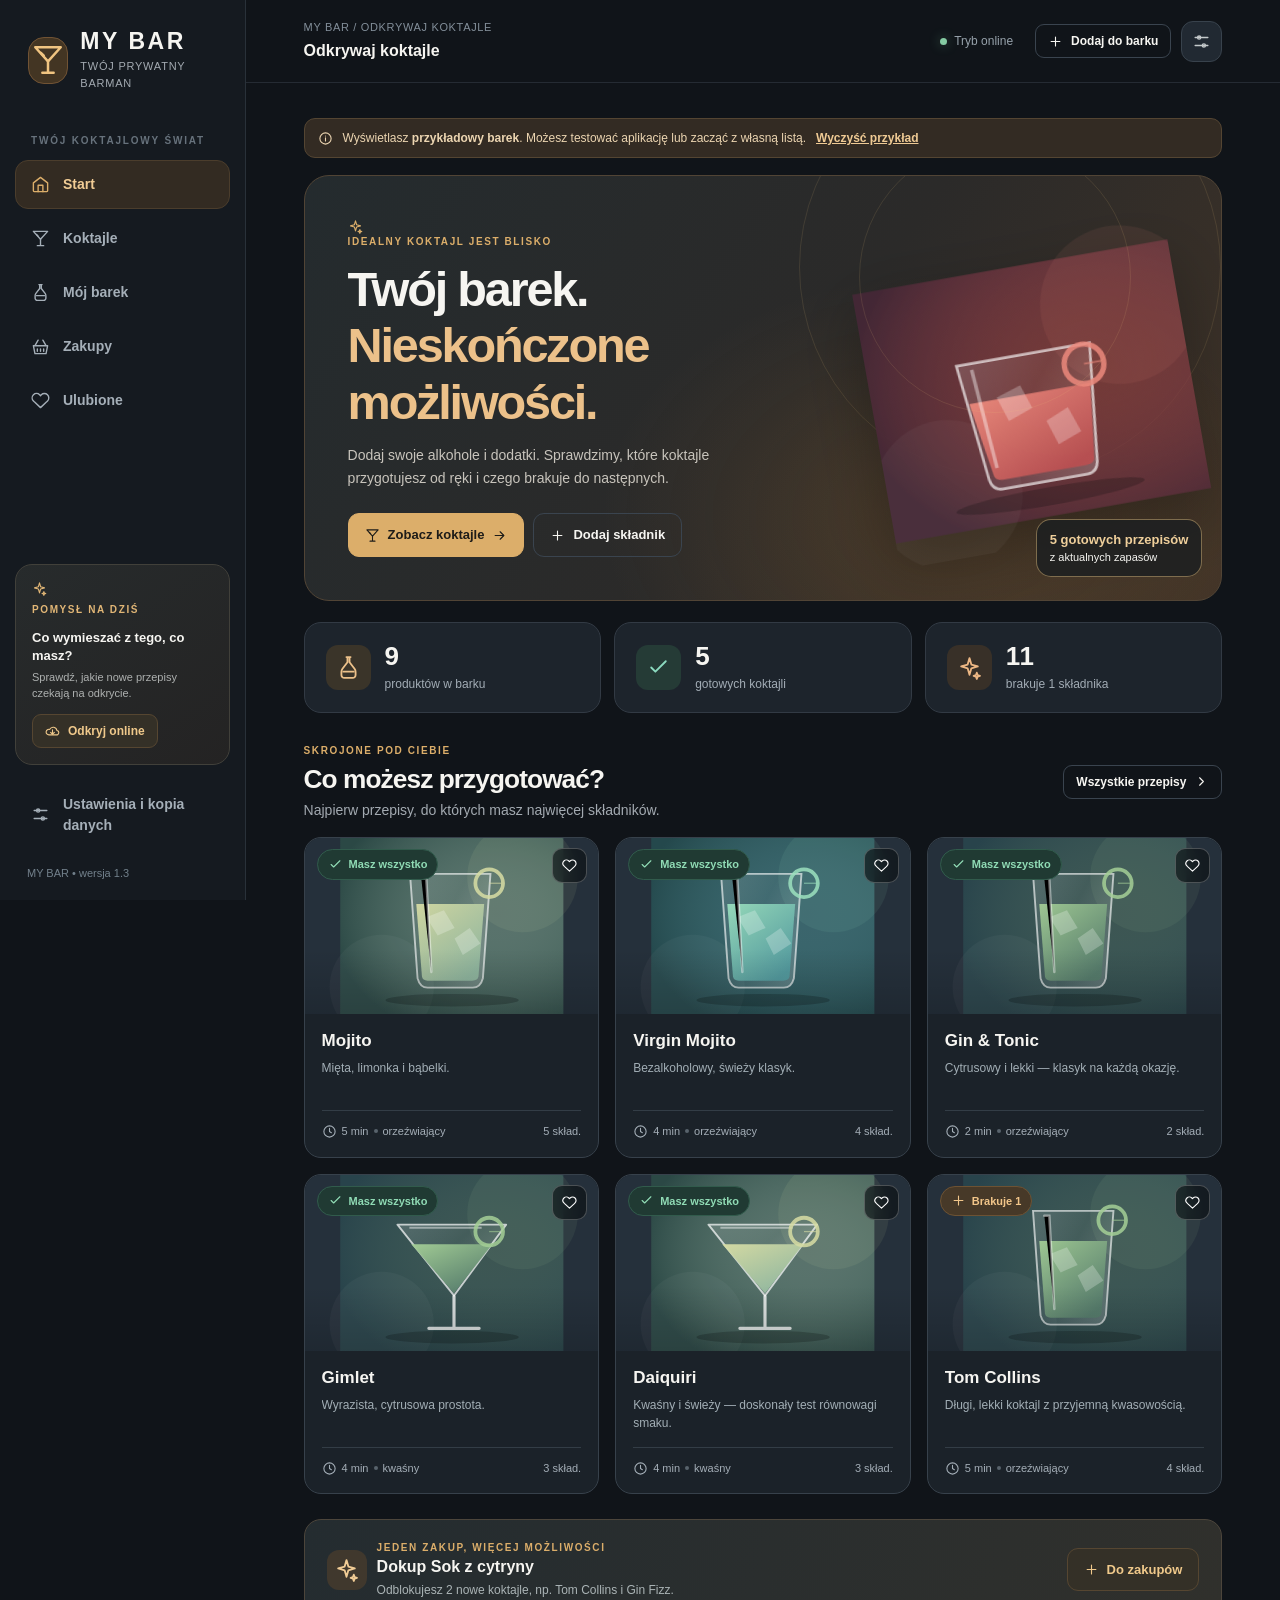
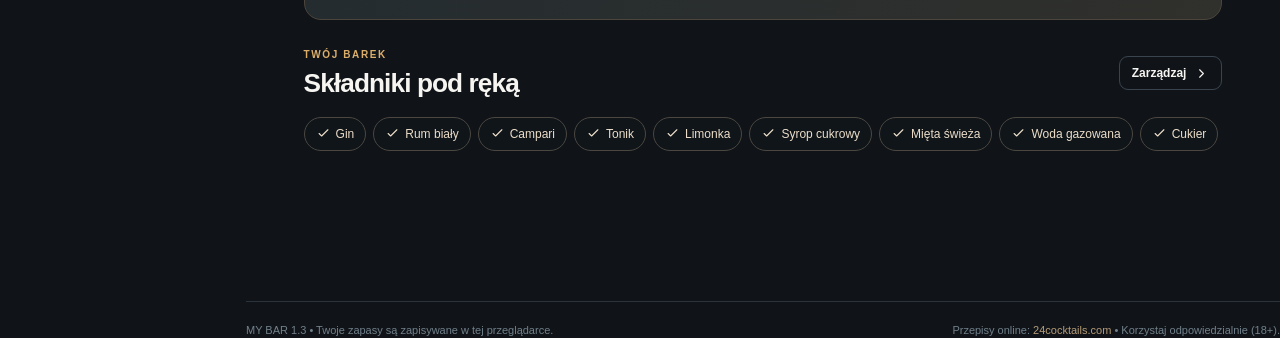
<file: my-bar/index.html>
<!doctype html>
<html lang="pl">
<head>
  <meta charset="utf-8">
  <meta name="viewport" content="width=device-width, initial-scale=1, viewport-fit=cover">
  <meta name="theme-color" content="#101419">
  <meta name="description" content="My Bar: koktajle z tego, co masz w barku. Znajdź przepisy i sprawdź, czego brakuje.">
  <meta name="apple-mobile-web-app-capable" content="yes">
  <meta name="apple-mobile-web-app-status-bar-style" content="black-translucent">
  <meta name="apple-mobile-web-app-title" content="My Bar">
  <title>My Bar — Twój prywatny barman</title>
  <link rel="manifest" href="manifest.webmanifest">
  <link rel="icon" type="image/svg+xml" href="assets/icon.svg">
  <link rel="apple-touch-icon" href="assets/apple-touch-icon.png">
  <link rel="stylesheet" href="styles.css">
</head>
<body>
  <div id="app"></div>
  <div id="modal-layer"></div>
  <div id="toast" aria-live="polite"></div>
  <script defer src="data.js"></script>
  <script defer src="brands.js"></script>
  <script defer src="product-search.js"></script>
  <script defer src="alcohol-sources.js"></script>
  <script defer src="app.js"></script>
</body>
</html>
</file>
<file: my-bar/styles.css>
:root {
  color-scheme: dark;
  --bg:#101419;
  --panel:#191f26;
  --panel-2:#222a33;
  --panel-3:#28323c;
  --edge:#323b46;
  --text:#f6f5f1;
  --muted:#a3aab1;
  --soft:#77838d;
  --gold:#dcae6a;
  --gold-2:#f1cc95;
  --mint:#84d4aa;
  --amber:#efbf7b;
  --rose:#ef9a8c;
  --shadow:0 20px 65px rgba(0,0,0,.25);
  font-family: -apple-system, BlinkMacSystemFont, "Segoe UI", Inter, Arial, sans-serif;
  line-height:1.5;
  font-synthesis:none;
}
* { box-sizing: border-box; }
html { scrollbar-color: #46515d #12161b; scroll-behavior:smooth; }
body { margin:0; min-height:100vh; background:var(--bg); color:var(--text); }
button,input,select { font:inherit; }
button { cursor:pointer; }
a { color:inherit; }
button:focus-visible,input:focus-visible,select:focus-visible,a:focus-visible {outline:2px solid var(--gold);outline-offset:3px;}
::selection{background:#bd925e;color:#12161a;}
button:disabled { opacity:.55;cursor:not-allowed; }
svg { display:block; }
.icon {width:19px;height:19px;fill:none;stroke:currentColor;stroke-width:1.75;stroke-linecap:round;stroke-linejoin:round;flex-shrink:0;}
.icon.sm{width:15px;height:15px}.icon.lg{width:25px;height:25px}.icon.xl{width:34px;height:34px}
#app{min-height:100vh;}
.app-shell{display:flex;min-height:100vh;}
.sidebar{position:fixed;inset:0 auto 0 0;width:246px;background:#151a20;border-right:1px solid #293139;display:flex;flex-direction:column;z-index:20;padding:29px 15px 19px;}
.brand{display:flex;align-items:center;gap:12px;padding:0 13px;margin-bottom:42px;text-decoration:none;}
.brand-icon{background:#433523;color:#f0c481;width:47px;height:47px;display:grid;place-items:center;border:1px solid #715334;border-radius:16px;}
.brand-copy strong{display:block;font-size:23px;line-height:1.05;letter-spacing:.11em;font-weight:800;}.brand-copy span{display:block;font-size:11px;color:var(--muted);letter-spacing:.07em;margin-top:5px;}
.side-caption{text-transform:uppercase;font-size:10px;letter-spacing:.18em;font-weight:800;color:#67727c;margin:0 0 12px 16px;}
.nav-stack{display:flex;flex-direction:column;gap:5px;}
.nav-item{display:flex;gap:13px;align-items:center;text-align:left;padding:13px 15px;color:#a5afb8;font-size:14px;font-weight:650;background:transparent;border:1px solid transparent;border-radius:13px;transition:.18s ease;}
.nav-item:hover {background:#242b32;color:#f0ede7;}.nav-item.active{color:var(--gold-2);background:#332b22;border:1px solid #4b3d2c;}.nav-item.active .icon{color:var(--gold);}
.sidebar-bottom{margin-top:auto;display:flex;flex-direction:column;gap:15px;}
.mini-panel{padding:16px;background:linear-gradient(145deg,#272b2c,#242323);border:1px solid #41403a;border-radius:17px;}
.mini-panel .eyebrow{color:#e1b676}.mini-panel strong{font-size:13px;line-height:1.35;display:block;margin:9px 0 4px;}.mini-panel p{font-size:11px;color:#aeb1b0;margin:0 0 12px;}
.sidebar-footer{font-size:11px;color:#72808b;padding:0 12px;}
.main{margin-left:246px;width:calc(100% - 246px);min-width:0;}
.topbar{height:83px;display:flex;align-items:center;justify-content:space-between;padding:0 clamp(20px,4.5vw,72px);border-bottom:1px solid #252b33;gap:14px;}
.topbar-l{display:flex;flex-direction:column;min-width:0;}.topbar-l .crumb{color:#838f9a;font-size:11px;letter-spacing:.06em;text-transform:uppercase;}.topbar-l strong{font-size:16px;font-weight:680;margin-top:3px;white-space:nowrap;overflow:hidden;text-overflow:ellipsis;}
.topbar-r{display:flex;align-items:center;gap:10px;}
.online-indicator{display:flex;align-items:center;gap:7px;font-size:12px;color:#96a1aa;padding-right:12px;}
.online-indicator .dot{width:7px;height:7px;border-radius:50%;background:#85cba3;box-shadow:0 0 12px rgba(126,220,159,.4);}.online-indicator.off .dot{background:#efb36f;box-shadow:none;}
.icon-btn{border:1px solid #38424c;background:#212932;color:#c4c9cb;display:grid;place-items:center;width:41px;height:41px;border-radius:12px;transition:.18s;}
.icon-btn:hover{color:#fff;border-color:#856543;transform:translateY(-1px);}
.content{max-width:1460px;margin:0 auto;padding:35px clamp(20px,4.5vw,72px) 92px;}
.eyebrow{text-transform:uppercase;font-weight:800;letter-spacing:.16em;font-size:10px;color:var(--gold);}
h1,h2,h3,h4,p{margin-top:0;}h1{font-size:clamp(28px,3.2vw,43px);line-height:1.16;letter-spacing:-.045em;margin-bottom:9px;}h2{font-size:clamp(20px,2.05vw,27px);letter-spacing:-.035em;line-height:1.24;margin-bottom:0;}h3{font-size:17px;line-height:1.3;margin-bottom:0;}
.subtle{color:var(--muted);font-size:14px;}.small{font-size:12px;}.tiny{font-size:11px;}.muted{color:var(--muted)}
.page-intro{display:flex;align-items:flex-end;justify-content:space-between;gap:17px;margin-bottom:25px;flex-wrap:wrap;}.page-intro .subtle{margin:8px 0 0;}
.flex{display:flex;align-items:center;gap:10px;}.between{justify-content:space-between;}.wrap{flex-wrap:wrap;}.grow{flex:1;}.inline-icon{display:inline-flex;align-items:center;gap:7px;}
.btn{display:inline-flex;justify-content:center;align-items:center;gap:8px;border:1px solid #3a434c;background:#252d36;color:var(--text);font-size:13px;font-weight:720;padding:11px 16px;border-radius:11px;min-height:42px;transition:transform .18s, background .18s, border-color .18s;text-decoration:none;white-space:nowrap;}
.btn:hover:not(:disabled){transform:translateY(-1px);background:#303a43;border-color:#596571;}.btn.primary{background:var(--gold);color:#1e1c18;border-color:var(--gold);}.btn.primary:hover{background:#f1c387;border-color:#f1c387;}.btn.ghost{background:transparent;border-color:#3a444f}.btn.soft{background:#343027;border-color:#564631;color:#f0c98b;}.btn.small{padding:7px 12px;font-size:12px;min-height:33px;border-radius:9px;}.btn.tiny{padding:6px 9px;min-height:31px;font-size:11px;}.btn.icon-only{width:40px;padding:0;min-height:40px;}.btn.wide{width:100%;}
.pill{display:inline-flex;align-items:center;gap:6px;border-radius:999px;padding:6px 10px;background:#29323a;border:1px solid #39424a;color:#c6cdd2;font-size:11px;font-weight:700;white-space:nowrap;}
.pill.good{color:#90dbb5;background:#203a33;border-color:#315b4c;}.pill.warn{color:#f2c68a;background:#473928;border-color:#6d5233;}.pill.neutral{color:#b1b9c0;background:#283037;border-color:#3b444d;}.pill.gold{color:#edc387;background:#413527;border-color:#5b4933;}
.hero{display:grid;grid-template-columns:minmax(0,1.17fr) minmax(250px,.83fr);min-height:303px;overflow:hidden;position:relative;background:radial-gradient(ellipse 500px 350px at 70% 80%,rgba(184,121,47,.19),transparent 69%),linear-gradient(125deg,#242b2e 0%,#2b2a29 53%,#403327 100%);border:1px solid #514435;border-radius:25px;margin-bottom:21px;}
.hero:before{content:'';position:absolute;width:420px;height:420px;border:1px solid rgba(236,195,123,.12);border-radius:50%;right:0;top:-120px;pointer-events:none;}.hero:after{content:'';position:absolute;width:270px;height:270px;border:1px solid rgba(236,195,123,.12);border-radius:50%;right:90px;top:-35px;pointer-events:none;}
.hero-copy{padding:clamp(25px,4vw,43px);position:relative;z-index:1;display:flex;flex-direction:column;align-items:flex-start;justify-content:center;}.hero h1{font-size:clamp(33px,3.8vw,52px);max-width:550px;margin:12px 0 14px;}.hero h1 span{color:#ecc18a;}.hero p{max-width:420px;color:#c8c4bc;font-size:14px;margin-bottom:23px;line-height:1.65;}
.hero-actions{display:flex;gap:9px;flex-wrap:wrap;}.hero-visual{display:grid;place-items:center;position:relative;min-height:275px;}.hero-visual .cocktail-art{width:320px;height:305px;transform:rotate(-10deg) translateY(4px);filter:drop-shadow(0 22px 32px rgba(0,0,0,.35));}
.floating-note{position:absolute;right:19px;bottom:23px;background:rgba(27,31,33,.8);border:1px solid rgba(219,183,122,.5);border-radius:15px;padding:10px 13px;font-size:11px;max-width:170px;backdrop-filter:blur(12px);}.floating-note strong{display:block;color:#efcf9b;font-size:13px;}
.stat-grid{display:grid;grid-template-columns:repeat(3,minmax(0,1fr));gap:13px;margin-bottom:30px;}.stat{display:flex;gap:14px;align-items:center;background:#1d242c;border:1px solid #323a44;border-radius:17px;padding:19px 21px;}.stat-icon{width:45px;height:45px;flex-shrink:0;display:grid;place-items:center;border-radius:12px;background:#3a3429;color:#ecc18a;}.stat:nth-child(2) .stat-icon{background:#253b36;color:#8cdbc0;}.stat:nth-child(3) .stat-icon{background:#383028;color:#edb784;}.stat b{font-size:26px;line-height:1.1;letter-spacing:-.03em;display:block;}.stat span{display:block;color:#a2acb5;font-size:12px;margin-top:4px;}
.section-head{display:flex;align-items:center;justify-content:space-between;gap:14px;margin:27px 0 16px;}.section-head p{margin:5px 0 0;}.section-head .eyebrow{margin-bottom:5px;}
.card-grid{display:grid;grid-template-columns:repeat(3,minmax(0,1fr));gap:16px;}.recipe-card{overflow:hidden;border-radius:17px;background:#1b2229;border:1px solid #37414b;cursor:pointer;position:relative;transition:transform .19s,box-shadow .19s,border-color .19s;min-width:0;}.recipe-card:hover{transform:translateY(-4px);border-color:#8b6a48;box-shadow:var(--shadow);}.card-art{height:176px;position:relative;background:#25303b;overflow:hidden;}.card-art:after{content:'';position:absolute;inset:0;background:linear-gradient(180deg,transparent 63%,rgba(0,0,0,.16));pointer-events:none;}.card-art .cocktail-art{height:100%;width:100%;}.card-photo{position:absolute;inset:0;width:100%;height:100%;object-fit:cover;z-index:2;}.card-chip{position:absolute;z-index:3;left:12px;top:11px;}.favorite-btn{position:absolute;z-index:4;right:11px;top:10px;border:1px solid rgba(255,255,255,.23);border-radius:10px;background:rgba(11,15,18,.63);color:#fff;display:grid;place-items:center;width:35px;height:35px;backdrop-filter:blur(7px);}.favorite-btn:hover,.favorite-btn.active{color:#f6b4a9;background:#423135;}.card-body{padding:16px 17px 17px;}.card-body h3{margin:0 0 7px;white-space:nowrap;text-overflow:ellipsis;overflow:hidden;}.card-desc{font-size:12px;color:#a2aeb5;min-height:37px;line-height:1.5;margin:0 0 14px;display:-webkit-box;-webkit-line-clamp:2;-webkit-box-orient:vertical;overflow:hidden;}.card-bottom{display:flex;align-items:center;justify-content:space-between;gap:8px;border-top:1px solid #333d46;padding-top:12px;}.card-bottom .mini-meta{font-size:11px;display:flex;align-items:center;gap:5px;color:#a4aeb7;}.meta-pip{width:4px;height:4px;background:#58636c;border-radius:50%;}
.panel{background:var(--panel);border:1px solid var(--edge);border-radius:19px;}.panel-pad{padding:20px;}.panel.title-panel{padding:22px;}.cta-panel{display:grid;grid-template-columns:minmax(0,1fr) auto;align-items:center;gap:20px;padding:20px 22px;background:linear-gradient(110deg,#242c30,#30302c);border:1px solid #4c453b;border-radius:17px;margin:25px 0;}.cta-panel .icon-wrap{width:40px;height:40px;background:#40382d;color:var(--gold-2);display:grid;place-items:center;border-radius:12px;flex-shrink:0;}.cta-panel h3{font-size:16px;margin:2px 0 3px;}.cta-panel p{margin:0;color:#abb4b6;font-size:12px;}
.empty{text-align:center;padding:49px 20px;display:grid;place-items:center;gap:11px;border:1px dashed #4b5157;border-radius:17px;background:#1b2227;}.empty .big-ico{width:60px;height:60px;display:grid;place-items:center;color:#deb779;background:#3d3529;border-radius:19px;}.empty h3{margin:4px 0 0;}.empty p{max-width:440px;margin:0;color:#aeb8bf;font-size:13px;}.empty .btn{margin-top:9px;}
.inventory-strip{display:flex;gap:7px;flex-wrap:wrap;margin-top:17px;}.ingredient-chip{font-size:12px;display:inline-flex;align-items:center;gap:5px;padding:7px 11px;background:rgba(17,23,28,.45);border:1px solid #4b4740;color:#ebddc9;border-radius:999px;}
.toolbar{display:flex;gap:11px;margin:20px 0 23px;flex-wrap:wrap;}.field-wrap{display:flex;align-items:center;gap:10px;color:#8b98a3;background:#1a2229;border:1px solid #39444f;border-radius:12px;padding:0 13px;min-height:45px;}.field-wrap:focus-within{border-color:#a17e51;}.field-wrap input{border:0;outline:none;color:var(--text);background:transparent;min-width:0;width:100%;font-size:13px;}.field-wrap input::placeholder{color:#8995a0;}.search-field{flex:1;min-width:180px;max-width:620px;}.select{border:1px solid #39444f;background:#1c252d;color:#d7dce0;border-radius:12px;padding:0 35px 0 13px;min-height:45px;max-width:100%;font-size:12px;}
.filter-row{display:flex;gap:8px;flex-wrap:wrap;margin-bottom:20px;}.filter{border:1px solid #39434d;background:#202832;color:#b7c0c8;font-weight:650;font-size:12px;padding:9px 14px;border-radius:999px;}.filter:hover{border-color:#9b7950;color:#f0e5d6;}.filter.active{color:#241d15;background:#e1b779;border-color:#e1b779;}
.results-line{color:#8d9aa4;font-size:12px;display:flex;align-items:center;justify-content:space-between;gap:9px;margin-bottom:12px;}.count-chip{font-weight:750;color:#e2b87e;}
.stock-grid{display:grid;grid-template-columns:repeat(2,minmax(0,1fr));gap:12px;}.stock-card{display:flex;align-items:center;gap:13px;padding:15px 16px;background:#1e262f;border:1px solid #36404a;border-radius:14px;min-width:0;}.stock-icon{width:45px;height:45px;background:#323c43;border-radius:13px;display:grid;place-items:center;color:#dcb278;flex-shrink:0;}.stock-info{flex:1;min-width:0;}.stock-info strong{font-size:13px;display:block;overflow:hidden;text-overflow:ellipsis;white-space:nowrap;}.stock-info span{font-size:11px;color:#99a6af;display:block;margin-top:3px;}.stock-action{color:#96a5af;border:0;background:transparent;padding:6px;}.stock-action:hover{color:#f4d09f;}
.group-title{color:#d2d6d6;font-size:13px;font-weight:700;margin:26px 0 11px;display:flex;align-items:center;gap:8px;}.group-title:after{content:'';flex:1;height:1px;background:#323a43;}
.shopping-row{display:flex;align-items:center;gap:15px;border-bottom:1px solid #343c44;padding:16px 1px;}.shopping-row:last-child{border-bottom:0}.shop-check{flex-shrink:0;width:23px;height:23px;border:1px solid #66707a;border-radius:8px;background:transparent;color:#18251e;display:grid;place-items:center;}.shop-check.checked{background:#9ed6b1;border-color:#9ed6b1;}.shopping-row .shop-copy{flex:1;min-width:0;}.shop-copy b{font-size:14px;display:block;}.shop-copy span{font-size:12px;color:#97a4ac;}.shop-num{font-size:12px;color:#e3c38e;background:#403729;border:1px solid #60513d;border-radius:10px;padding:6px 9px;}
.buy-grid{display:grid;grid-template-columns:repeat(2,minmax(0,1fr));gap:12px;margin-top:16px;}.buy-card{background:#202932;border:1px solid #38434d;border-radius:15px;padding:16px;}.buy-card .topline{display:flex;align-items:center;justify-content:space-between;gap:8px}.buy-card h3{font-size:14px;}.buy-card p{color:#aeb8bf;margin:8px 0 14px;font-size:12px;}.buy-card .impact{color:#9fd4b4;font-size:12px;font-weight:730;}.buy-card .btn{width:100%;}
.tagline{display:flex;align-items:center;gap:7px;color:#b2bcc3;font-size:12px;}.dual-layout{display:grid;grid-template-columns:minmax(0,1.55fr) minmax(250px,.85fr);gap:17px;}.side-note{font-size:12px;color:#aab4bc;line-height:1.7;}.link{color:#efbf7d;text-decoration:none;}.link:hover{text-decoration:underline;}.note-box{border-left:2px solid #b88f59;background:#272a2b;padding:12px 15px;color:#c1c3c2;border-radius:0 12px 12px 0;font-size:12px;line-height:1.6;}
.footer{margin:58px 0 0;color:#71808a;font-size:11px;display:flex;flex-wrap:wrap;justify-content:space-between;gap:12px;border-top:1px solid #2a333c;padding-top:20px;}.footer a{color:#b69c77;text-decoration:none;}
.mobile-nav{display:none;}
/* Recipe & add dialogs */
.overlay{position:fixed;inset:0;background:rgba(2,5,8,.78);display:flex;justify-content:flex-end;z-index:100;backdrop-filter:blur(6px);animation:fadeIn .15s ease;}.overlay.center{align-items:center;justify-content:center;padding:22px;}.dialog{width:min(100%,590px);height:100%;overflow:auto;background:#1b232a;box-shadow:-28px 0 90px #0008;border-left:1px solid #485059;animation:slideIn .23s ease;overscroll-behavior:contain;}.dialog.compact{border:1px solid #485059;border-radius:19px;width:min(100%,495px);height:auto;max-height:min(90vh,760px);box-shadow:var(--shadow);animation:popIn .17s ease;}.dialog-head{position:sticky;top:0;background:#1b232a;z-index:8;display:flex;align-items:center;justify-content:space-between;padding:20px 24px;border-bottom:1px solid #38424a;}.dialog-head strong{font-size:16px;}.dialog-content{padding:23px 26px 36px;}.dialog .card-art{height:258px;margin:-23px -26px 22px;}.dialog-visual .cocktail-art{max-width:360px;margin:auto;}.dialog .card-photo{height:258px;}.dialog-body h2{font-size:30px;margin:9px 0;}.dialog-subtitle{font-size:13px;color:#aeb9bf;line-height:1.65;}.detail-meta{display:flex;gap:7px;flex-wrap:wrap;margin:16px 0 25px;}.detail-section{margin:21px 0 15px;display:flex;align-items:center;justify-content:space-between;gap:8px;}.detail-section h3{font-size:17px;}.servings{display:inline-flex;border:1px solid #47515c;border-radius:10px;overflow:hidden;align-items:center;}.servings button{background:#25313b;color:#eee;border:0;padding:7px 12px;font-size:16px;}.servings span{padding:0 13px;font-size:13px;}.ing-row{display:flex;align-items:center;gap:11px;padding:11px 0;border-bottom:1px solid #323c44;}.ing-row .checkmark{width:28px;height:28px;display:grid;place-items:center;border:1px solid #43534f;background:#28382f;color:#96d7b1;border-radius:9px;}.ing-row .checkmark.missing{background:#413128;border-color:#654534;color:#e9ac78;}.ing-row .ing-label{flex:1;min-width:0;}.ing-row b{font-size:13px;display:block;}.ing-row small{font-size:11px;color:#a3afb5;}.ing-row .amount{font-size:12px;font-weight:760;color:#dbd6cc;white-space:nowrap;}.steps{list-style:none;padding:0;margin:14px 0 26px;counter-reset:step;}.steps li{position:relative;padding:0 0 20px 42px;line-height:1.6;font-size:13px;color:#d4d7d5;}.steps li:before{counter-increment:step;content:counter(step);position:absolute;left:0;top:0;width:27px;height:27px;border:1px solid #5b4d3b;background:#413529;border-radius:9px;display:grid;place-items:center;color:#eac18b;font-weight:750;font-size:12px;}.detail-actions{display:flex;gap:8px;flex-wrap:wrap;}.detail-actions .btn{flex:1;}.source-line{font-size:11px;color:#8f9ca3;margin-top:24px;padding-top:15px;border-top:1px solid #343e46;}.source-line a{color:#d6ae78;}
.form-label{display:block;color:#c9ced2;font-size:12px;font-weight:750;margin:18px 0 8px;}.form-input{width:100%;border:1px solid #45505a;border-radius:11px;padding:12px 14px;background:#212a33;color:#f4f5f2;outline:none;font-size:13px;}.form-input:focus{border-color:#d4a973;}.form-input::placeholder{color:#82909a;}.suggestions{display:flex;gap:6px;flex-wrap:wrap;margin-top:10px;max-height:126px;overflow:auto;}.suggestion{border-radius:999px;padding:6px 10px;background:#2b3540;color:#d4dadc;border:1px solid #45505a;font-size:11px;}.suggestion:hover{border-color:#bf996a;color:#fff;}.form-note{margin:8px 0 0;color:#9ba9b1;font-size:11px;line-height:1.55;}.form-actions{display:flex;gap:9px;justify-content:flex-end;margin-top:25px;}.danger-link{background:transparent;border:0;color:#ec9c97;font-size:12px;padding:7px 0;}.switch-row{display:flex;align-items:center;gap:11px;font-size:12px;color:#c1c7cb;margin-top:16px;}.switch-row input{accent-color:#dab274;width:17px;height:17px;}
.toast-item{position:fixed;right:25px;bottom:26px;z-index:150;background:#e4bd83;color:#282019;font-size:13px;font-weight:760;padding:12px 17px;border-radius:12px;box-shadow:0 13px 36px #0007;animation:popIn .15s ease;max-width:calc(100vw - 40px);}
.loader{width:13px;height:13px;border:2px solid #7e6c55;border-top-color:#ffe0ae;border-radius:50%;animation:spin .75s linear infinite;}
.demo-banner{display:flex;align-items:center;flex-wrap:wrap;gap:10px;padding:10px 13px;border:1px solid #544532;background:#332b23;color:#ecd5b1;border-radius:11px;font-size:12px;margin-bottom:17px;}.demo-banner button{color:#efca94;border:0;background:transparent;font-weight:800;text-decoration:underline;padding:0;}.demo-banner svg{flex-shrink:0;}
::-webkit-scrollbar{width:9px;height:9px;}::-webkit-scrollbar-thumb{background:#46525c;border-radius:20px;}::-webkit-scrollbar-track{background:#161c22;}
/* Adaptive design */
@media(min-width:1550px){.card-grid{grid-template-columns:repeat(4,minmax(0,1fr));}}
@media(max-width:1130px){.sidebar{width:214px;}.main{margin-left:214px;width:calc(100% - 214px);}.content{padding-left:27px;padding-right:27px;}.topbar{padding-left:27px;padding-right:27px;}.hero{grid-template-columns:1.1fr .8fr;}.hero-visual .cocktail-art{width:260px;}.card-grid{grid-template-columns:repeat(2,minmax(0,1fr));}.stat{padding:15px 13px;gap:11px;}.stat-icon{width:38px;height:38px;}}
@media(max-width:820px){.sidebar{display:none;}.main{margin-left:0;width:100%;}.topbar{height:66px;padding:0 20px;}.content{padding:23px 18px 110px;}.mobile-nav{display:flex;position:fixed;bottom:0;left:0;right:0;z-index:30;justify-content:space-around;align-items:stretch;padding:9px max(6px,env(safe-area-inset-right)) calc(8px + env(safe-area-inset-bottom)) max(6px,env(safe-area-inset-left));border-top:1px solid #3b4146;background:rgba(19,25,31,.97);backdrop-filter:blur(20px);}.mobile-tab{width:20%;border:0;background:transparent;color:#929faa;display:flex;flex-direction:column;align-items:center;justify-content:center;gap:4px;font-weight:650;font-size:10px;padding:4px 0;}.mobile-tab.active{color:#e9bf85;}.mobile-tab .icon{width:22px;height:22px;}.online-indicator{display:none;}.hero h1{font-size:36px;}.hero-visual .cocktail-art{width:250px;}.hero-copy{padding:25px;}.footer{margin-top:45px;}}
@media(max-width:600px){.topbar-l .crumb{font-size:10px;}.topbar-l strong{font-size:14px;}.topbar-r .btn{display:none;}.content{padding:20px 14px 115px;}.hero{grid-template-columns:1fr;min-height:auto;border-radius:20px;}.hero-copy{padding:25px 24px 4px;}.hero h1{font-size:37px;margin:10px 0 12px;}.hero p{font-size:13px;margin-bottom:19px;}.hero-visual{height:163px;min-height:0;overflow:hidden;}.hero-visual .cocktail-art{width:255px;height:220px;transform:rotate(-7deg) translateY(-24px);}.floating-note{right:14px;bottom:15px;max-width:150px;}.stat-grid{gap:8px;margin-bottom:25px;}.stat{display:block;text-align:center;padding:13px 5px;border-radius:13px;}.stat-icon{width:29px;height:29px;border-radius:8px;margin:0 auto 9px;}.stat-icon .icon{width:17px;height:17px;}.stat b{font-size:23px;}.stat span{font-size:10px;line-height:1.25;}.card-grid{grid-template-columns:repeat(2,minmax(0,1fr));gap:10px;}.card-art{height:145px;}.card-body{padding:12px 12px 13px;}.card-body h3{font-size:13px;}.card-desc{font-size:11px;min-height:33px;}.card-bottom .mini-meta{font-size:10px;}.card-bottom{align-items:flex-start;flex-wrap:wrap;}.card-bottom .pill{padding:4px 7px;font-size:10px;}.card-chip{top:8px;left:8px;}.card-chip .pill{padding:5px 7px;font-size:10px;}.favorite-btn{width:30px;height:30px;top:7px;right:7px;}.favorite-btn .icon{width:15px;height:15px;}.stock-grid{grid-template-columns:1fr;gap:9px;}.buy-grid{grid-template-columns:1fr;}.dual-layout{grid-template-columns:1fr;}.cta-panel{grid-template-columns:1fr;gap:13px;}.page-intro{align-items:flex-start;}.page-intro h1{font-size:31px;}.toolbar{gap:9px;}.search-field{max-width:none;min-width:100%;}.select{flex:1;}.dialog{width:100%;}.dialog-content{padding:19px 20px 27px;}.dialog .card-art{margin:-19px -20px 18px;}.dialog-head{padding:15px 20px;}.dialog-body h2{font-size:25px;}.overlay.center{padding:12px;}.floating-note strong{font-size:12px;}.footer{margin-top:38px;}.hero-actions .btn{font-size:12px;}}
@media(max-width:370px){.card-grid{grid-template-columns:1fr;}.card-art{height:194px;}.hero h1{font-size:32px;}.hero-actions .btn{flex:1;}.stat span{font-size:9px;}}
@media(prefers-reduced-motion:reduce){*,*:before,*:after{scroll-behavior:auto!important;transition:none!important;animation:none!important;}}
@keyframes fadeIn{from{opacity:0}to{opacity:1}}@keyframes popIn{from{opacity:0;transform:translateY(8px) scale(.98)}to{opacity:1;transform:translateY(0) scale(1)}}@keyframes slideIn{from{transform:translateX(22px);opacity:.85}to{transform:translateX(0);opacity:1}}@keyframes spin{to{transform:rotate(360deg)}}

/* Identyfikacja marki i wariantu butelki — My Bar 1.1 */
.product-match{display:flex;align-items:flex-start;gap:10px;padding:12px 14px;border-radius:12px;border:1px solid #4d535b;background:#252d34;color:#d5dce0;font-size:12px;line-height:1.5;margin-top:12px}
.product-match-icon{display:inline-flex;flex-shrink:0;margin-top:2px}
.product-match b{color:#f4ddb4}
.product-match small{display:block;color:#b9c3ca;font-size:11px;margin-top:3px}
.product-match.matched{background:#23362f;border-color:#466d56;color:#c7f0d3}
.product-match.matched .product-match-icon{color:#90e0af}
.product-match.uncertain{background:#3b3027;border-color:#806342;color:#f0d9bd}
.product-match.uncertain .product-match-icon{color:#f0bf82}
.product-select{appearance:auto;min-height:46px;color-scheme:dark}
.product-select optgroup{background:#1b232a}
.brand-suggestion span{color:#ddbb8c;font-size:10px}
@media(max-width:600px){.product-match{padding:11px 12px}.dialog.compact{max-height:94vh}.suggestions{max-height:118px}}

/* My Bar 1.2 — wygodna lista autouzupełniania produktów */
.product-autocomplete{display:block;max-height:295px;overflow:auto;border:1px solid #3d4752;background:#19232a;border-radius:12px;padding:3px;margin-top:12px}
.product-suggest-head{font-size:10px;color:#c5a57d;letter-spacing:.12em;text-transform:uppercase;font-weight:790;margin:11px 10px 6px}
.product-option{width:100%;display:flex;text-align:left;justify-content:space-between;align-items:center;gap:10px;background:transparent;color:#f2f1eb;border:0;border-bottom:1px solid #303a41;padding:10px 12px;min-height:58px}
.product-option:last-child{border-bottom:0}
.product-option:hover,.product-option:focus-visible{background:#2c3640;outline:2px solid #d4a973;outline-offset:-2px;border-radius:8px}
.product-option span{display:block;flex:1;min-width:0}
.product-option b{display:block;font-size:13px;line-height:1.3;overflow-wrap:anywhere}
.product-option small{display:block;color:#a6bac5;font-size:11px;margin-top:4px}
.product-option em{font-style:normal;flex-shrink:0;font-size:9px;color:#e2bf8c;border-radius:99px;border:1px solid #514a3d;padding:4px 6px}
.product-suggest-empty,.product-suggest-info{font-size:11px;color:#9caeb9;padding:11px 12px;line-height:1.5}
.product-suggest-info.warn{color:#efba9e}
.product-search-more{margin:5px 3px 3px;width:calc(100% - 6px);min-height:38px;background:#2b342d;color:#d5e2d3;border:1px solid #4a6753;border-radius:8px;font-size:12px;font-weight:700;display:flex;align-items:center;justify-content:center;gap:7px}
.product-search-more:hover{background:#3a4c3b}
@media(max-width:600px){.product-autocomplete{max-height:250px}.product-option{padding:10px}.product-option em{font-size:9px}.product-option b{font-size:12px}}
</file>
